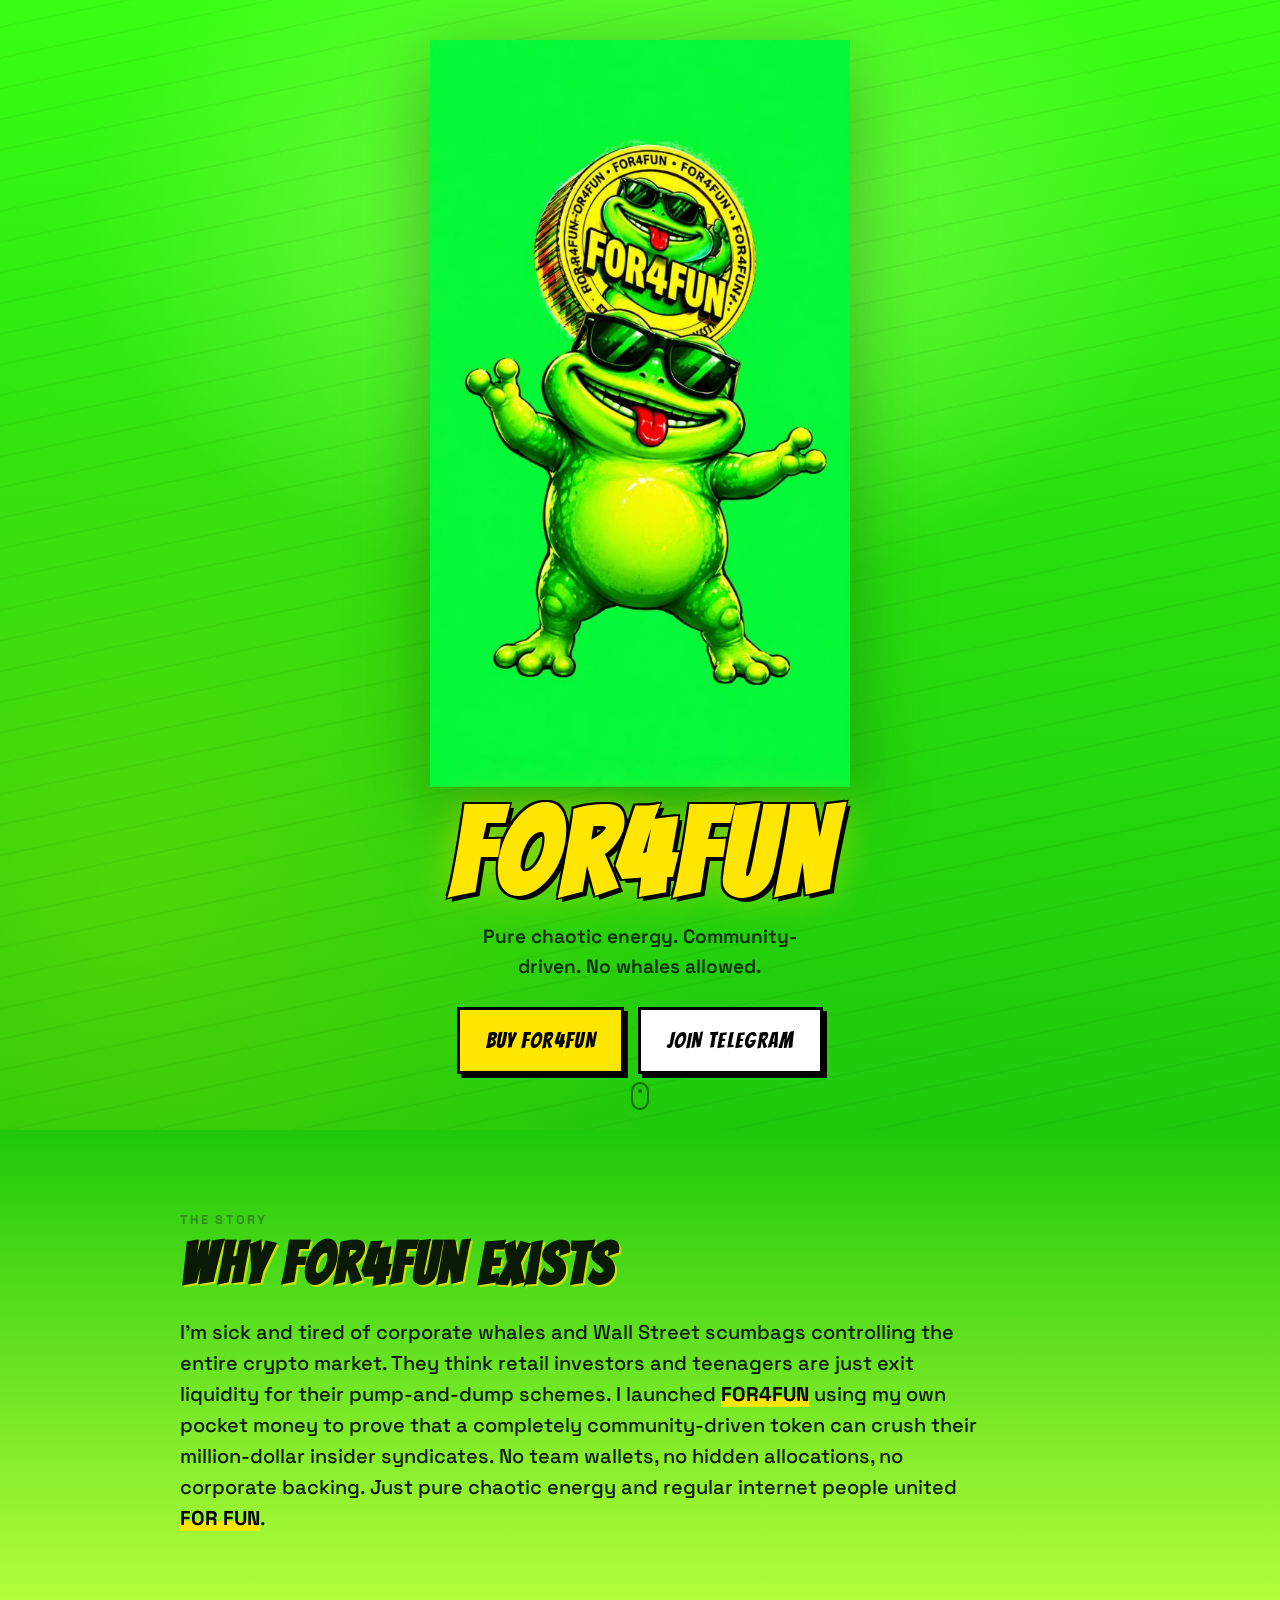
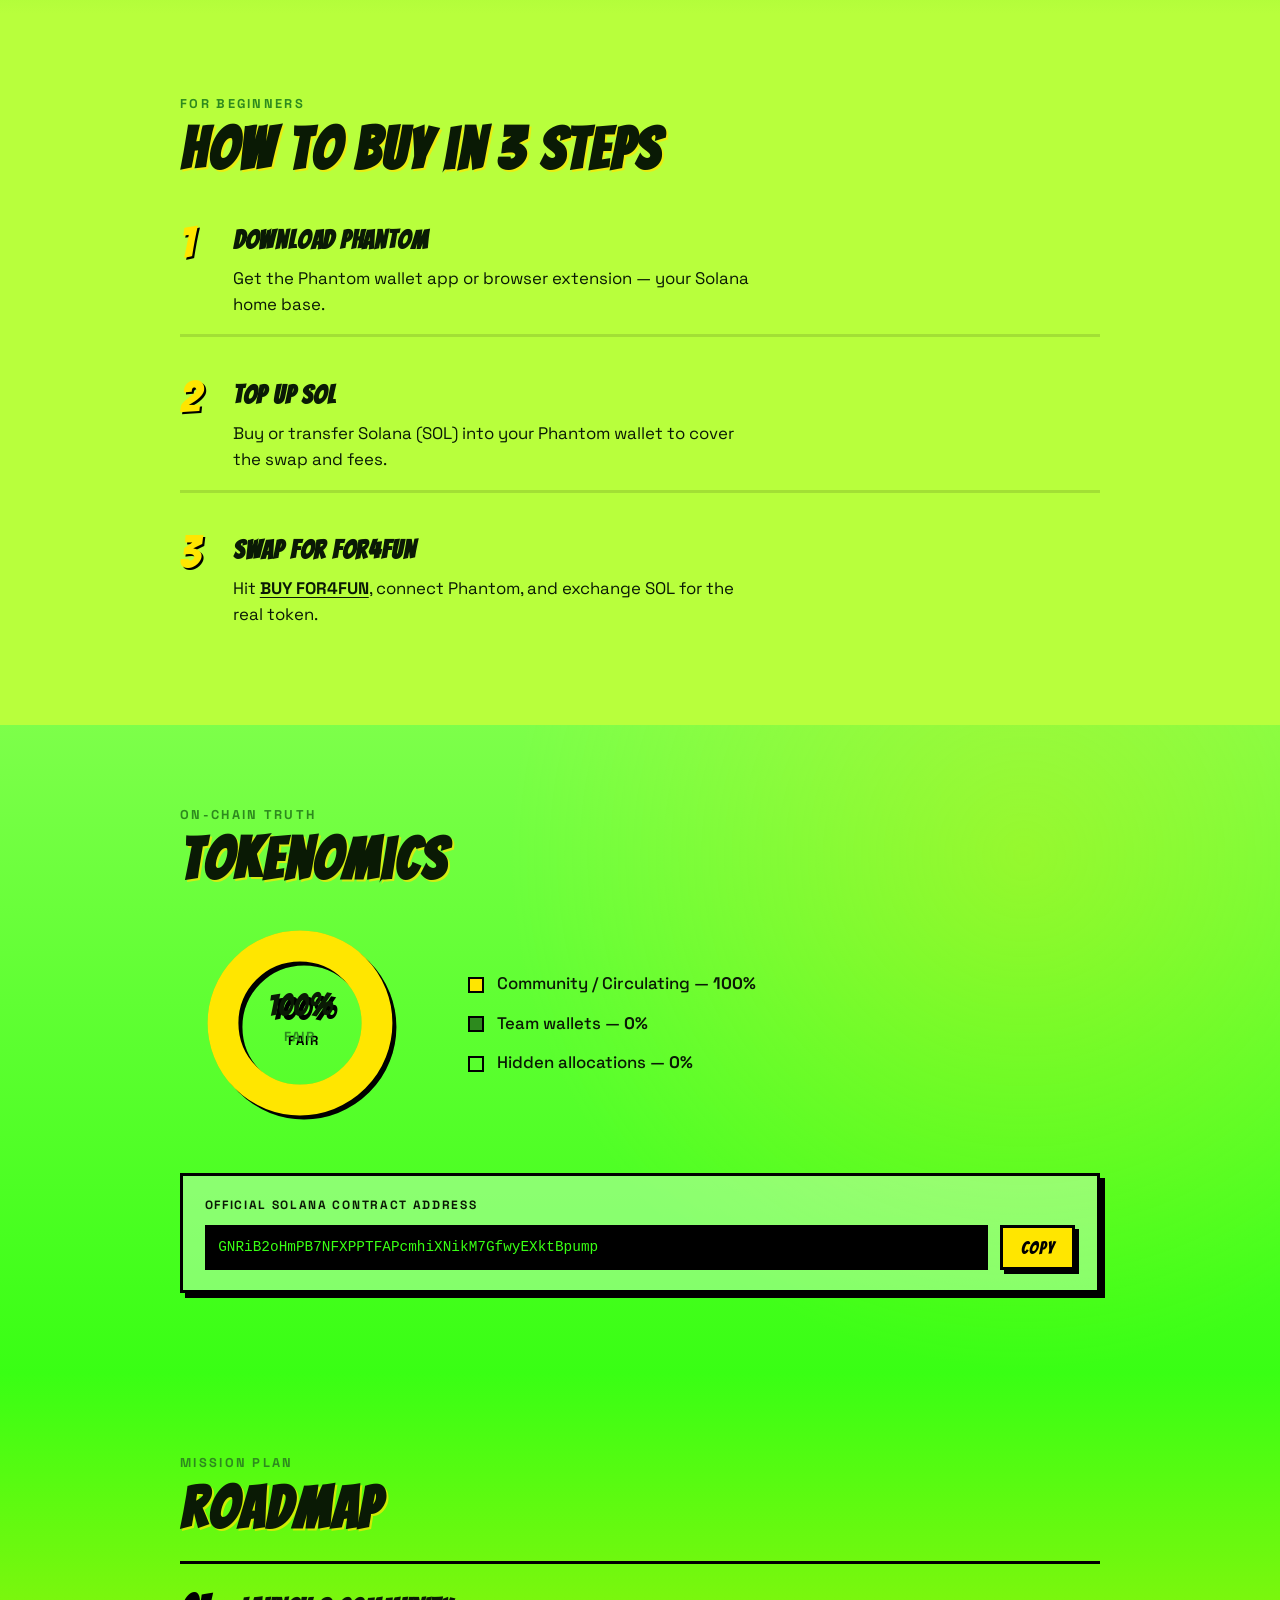
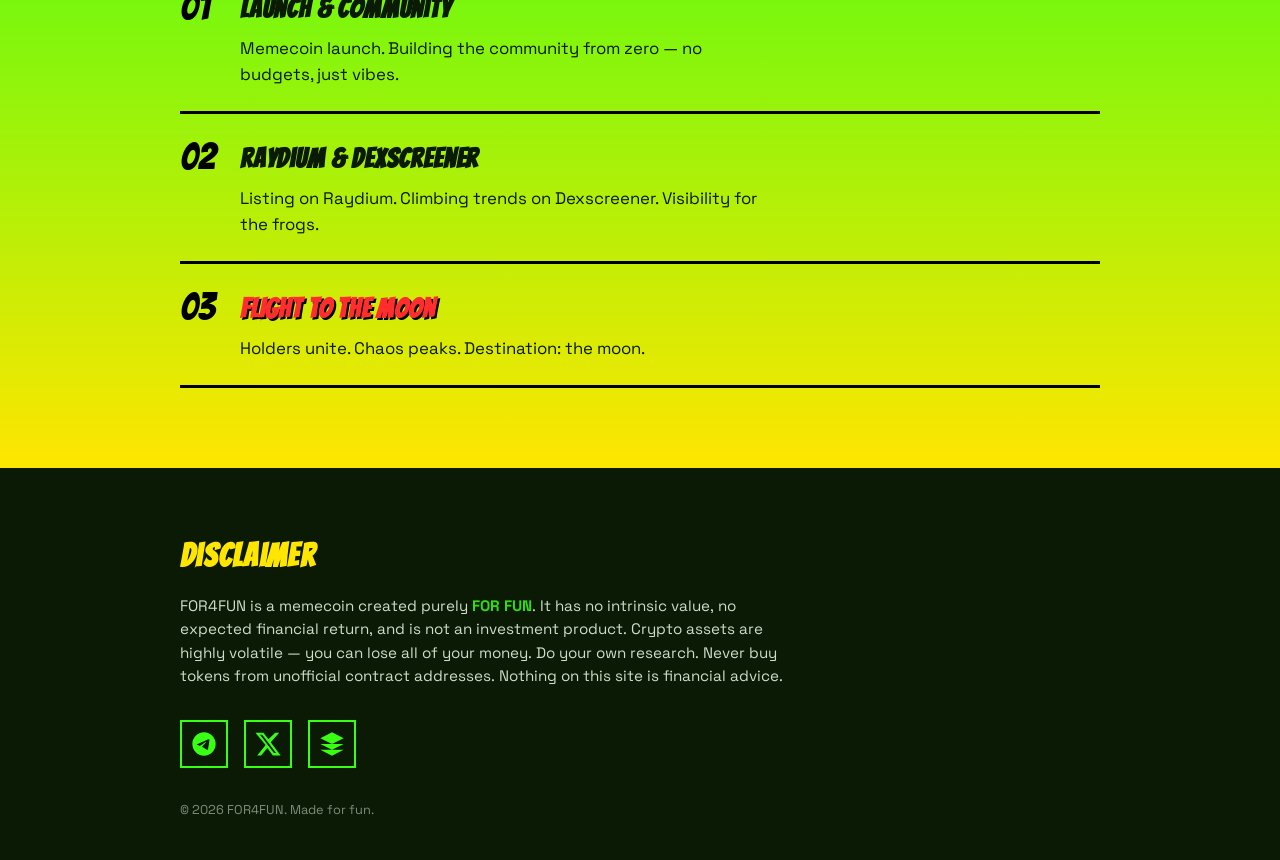
<file: index.html>
<!DOCTYPE html>
<html lang="en">
<head>
  <meta charset="UTF-8" />
  <meta name="viewport" content="width=device-width, initial-scale=1.0" />
  <title>FOR4FUN — Pure Chaotic Energy</title>
  <meta name="description" content="FOR4FUN — a completely community-driven memecoin on Solana. No team wallets. No corporate backing. Just fun." />
  <link rel="preconnect" href="https://fonts.googleapis.com" />
  <link rel="preconnect" href="https://fonts.gstatic.com" crossorigin />
  <link href="https://fonts.googleapis.com/css2?family=Bangers&family=Space+Grotesk:wght@400;500;600;700&display=swap" rel="stylesheet" />
  <link rel="stylesheet" href="styles.css" />
</head>
<body>
  <header class="hero">
    <div class="hero__glow" aria-hidden="true"></div>
    <div class="hero__content">
      <img
        class="hero__mascot"
        src="assets/mascot.png"
        alt="FOR4FUN frog mascot with sunglasses"
        width="640"
        height="640"
      />
      <h1 class="hero__brand">FOR4FUN</h1>
      <p class="hero__tagline">Pure chaotic energy. Community-driven. No whales allowed.</p>
      <div class="hero__ctas">
        <a class="btn btn--buy" href="https://pump.fun/coin/GNRiB2oHmPB7NFXPPTFAPcmhiXNikM7GfwyEXktBpump" id="buy-link" target="_blank" rel="noopener noreferrer">BUY FOR4FUN</a>
        <a class="btn btn--tg" href="https://t.me/+8u_Zr0dhm3U5OTRh" id="telegram-link" target="_blank" rel="noopener noreferrer">JOIN TELEGRAM</a>
      </div>
    </div>
    <div class="hero__scroll" aria-hidden="true">
      <span></span>
    </div>
  </header>

  <main>
    <section class="section about" id="about">
      <div class="container">
        <p class="section__eyebrow">The story</p>
        <h2 class="section__title">Why FOR4FUN exists</h2>
        <p class="about__text">
          I'm sick and tired of corporate whales and Wall Street scumbags controlling the entire crypto market.
          They think retail investors and teenagers are just exit liquidity for their pump-and-dump schemes.
          I launched <strong>FOR4FUN</strong> using my own pocket money to prove that a completely community-driven token
          can crush their million-dollar insider syndicates. No team wallets, no hidden allocations, no corporate backing.
          Just pure chaotic energy and regular internet people united <strong>FOR FUN</strong>.
        </p>
      </div>
    </section>

    <section class="section how" id="how">
      <div class="container">
        <p class="section__eyebrow">For beginners</p>
        <h2 class="section__title">How to buy in 3 steps</h2>
        <ol class="steps">
          <li class="step">
            <span class="step__num">1</span>
            <div class="step__body">
              <h3>Download Phantom</h3>
              <p>Get the Phantom wallet app or browser extension — your Solana home base.</p>
            </div>
          </li>
          <li class="step">
            <span class="step__num">2</span>
            <div class="step__body">
              <h3>Top up SOL</h3>
              <p>Buy or transfer Solana (SOL) into your Phantom wallet to cover the swap and fees.</p>
            </div>
          </li>
          <li class="step">
            <span class="step__num">3</span>
            <div class="step__body">
              <h3>Swap for FOR4FUN</h3>
              <p>Hit <a href="https://pump.fun/coin/GNRiB2oHmPB7NFXPPTFAPcmhiXNikM7GfwyEXktBpump" id="buy-link-inline" target="_blank" rel="noopener noreferrer">BUY FOR4FUN</a>, connect Phantom, and exchange SOL for the real token.</p>
            </div>
          </li>
        </ol>
      </div>
    </section>

    <section class="section tokenomics" id="tokenomics">
      <div class="container">
        <p class="section__eyebrow">On-chain truth</p>
        <h2 class="section__title">Tokenomics</h2>
        <div class="tokenomics__grid">
          <div class="chart-wrap" aria-hidden="true">
            <svg class="donut" viewBox="0 0 200 200" role="img" aria-label="Token distribution chart">
              <circle class="donut__track" cx="100" cy="100" r="70" />
              <circle class="donut__segment donut__segment--lp" cx="100" cy="100" r="70" />
              <circle class="donut__segment donut__segment--community" cx="100" cy="100" r="70" />
              <text class="donut__center-label" x="100" y="94" text-anchor="middle">100%</text>
              <text class="donut__center-sub" x="100" y="116" text-anchor="middle">FAIR</text>
            </svg>
          </div>
          <ul class="legend">
            <li><span class="swatch swatch--community"></span> Community / Circulating — <strong>100%</strong></li>
            <li><span class="swatch swatch--lp"></span> Team wallets — <strong>0%</strong></li>
            <li><span class="swatch swatch--none"></span> Hidden allocations — <strong>0%</strong></li>
          </ul>
        </div>

        <div class="ca-block">
          <p class="ca-block__label">Official Solana contract address</p>
          <div class="ca-row">
            <code class="ca-address" id="token-address">GNRiB2oHmPB7NFXPPTFAPcmhiXNikM7GfwyEXktBpump</code>
            <button type="button" class="btn btn--copy" id="copy-ca" aria-label="Copy contract address">
              COPY
            </button>
          </div>
          <p class="ca-hint" id="copy-feedback" hidden>Copied — always verify before buying.</p>
        </div>
      </div>
    </section>

    <section class="section roadmap" id="roadmap">
      <div class="container">
        <p class="section__eyebrow">Mission plan</p>
        <h2 class="section__title">Roadmap</h2>
        <ol class="roadmap__list">
          <li class="roadmap__item">
            <span class="roadmap__phase">01</span>
            <div>
              <h3>Launch &amp; community</h3>
              <p>Memecoin launch. Building the community from zero — no budgets, just vibes.</p>
            </div>
          </li>
          <li class="roadmap__item">
            <span class="roadmap__phase">02</span>
            <div>
              <h3>Raydium &amp; Dexscreener</h3>
              <p>Listing on Raydium. Climbing trends on Dexscreener. Visibility for the frogs.</p>
            </div>
          </li>
          <li class="roadmap__item roadmap__item--moon">
            <span class="roadmap__phase">03</span>
            <div>
              <h3>FLIGHT TO THE MOON</h3>
              <p>Holders unite. Chaos peaks. Destination: the moon.</p>
            </div>
          </li>
        </ol>
      </div>
    </section>
  </main>

  <footer class="footer" id="disclaimer">
    <div class="container">
      <h2 class="footer__title">Disclaimer</h2>
      <p class="footer__text">
        FOR4FUN is a memecoin created purely <strong>FOR FUN</strong>. It has no intrinsic value, no expected financial return,
        and is not an investment product. Crypto assets are highly volatile — you can lose all of your money.
        Do your own research. Never buy tokens from unofficial contract addresses. Nothing on this site is financial advice.
      </p>
      <nav class="socials" aria-label="Social links">
        <a class="social" href="https://t.me/+8u_Zr0dhm3U5OTRh" id="social-telegram" target="_blank" rel="noopener noreferrer" aria-label="Telegram">
          <svg viewBox="0 0 24 24" width="28" height="28" fill="currentColor" aria-hidden="true"><path d="M12 2C6.48 2 2 6.48 2 12s4.48 10 10 10 10-4.48 10-10S17.52 2 12 2zm4.64 6.8c-.15 1.58-.8 5.42-1.13 7.19-.14.75-.42 1-.68 1.03-.58.05-1.02-.38-1.58-.75-.88-.58-1.38-.94-2.23-1.5-.99-.65-.35-1.01.22-1.59.15-.15 2.71-2.48 2.76-2.69a.2.2 0 00-.05-.18c-.06-.05-.14-.03-.21-.02-.09.02-1.49.95-4.22 2.79-.4.27-.76.41-1.08.4-.36-.01-1.04-.2-1.55-.37-.63-.2-1.12-.31-1.08-.66.02-.18.27-.36.74-.55 2.92-1.27 4.86-2.11 5.83-2.51 2.78-1.16 3.35-1.36 3.73-1.36.08 0 .27.02.39.12.1.08.13.19.14.27-.01.06 0 .16 0 .24z"/></svg>
        </a>
        <a class="social" href="https://x.com/FOR4FUN5465" id="social-x" target="_blank" rel="noopener noreferrer" aria-label="X (Twitter)">
          <svg viewBox="0 0 24 24" width="28" height="28" fill="currentColor" aria-hidden="true"><path d="M18.244 2.25h3.308l-7.227 8.26 8.502 11.24H16.17l-4.714-6.231-5.401 6.231H2.744l7.227-8.941L1.254 2.25H8.08l4.253 5.622L18.244 2.25zm-1.161 17.52h1.833L7.084 4.126H5.117L17.083 19.77z"/></svg>
        </a>
        <a class="social" href="#" id="social-dex" target="_blank" rel="noopener noreferrer" aria-label="Dexscreener">
          <svg viewBox="0 0 24 24" width="28" height="28" fill="currentColor" aria-hidden="true"><path d="M12 2L2 7l10 5 10-5-10-5zM2 17l10 5 10-5M2 12l10 5 10-5"/></svg>
        </a>
      </nav>
      <p class="footer__copy">© <span id="year"></span> FOR4FUN. Made for fun.</p>
    </div>
  </footer>

  <script src="script.js"></script>
</body>
</html>
</file>
<file: styles.css>
:root {
  --acid: #39ff14;
  --acid-deep: #1ec90a;
  --lime: #b8ff3c;
  --yellow: #ffe600;
  --ink: #0a1a05;
  --frog: #2d8a1e;
  --red: #ff2d2d;
  --cream: #f4ffe8;
  --glow: rgba(57, 255, 20, 0.45);
  --font-display: "Bangers", system-ui, sans-serif;
  --font-body: "Space Grotesk", system-ui, sans-serif;
}

*,
*::before,
*::after {
  box-sizing: border-box;
  margin: 0;
  padding: 0;
}

html {
  scroll-behavior: smooth;
}

body {
  font-family: var(--font-body);
  color: var(--ink);
  background: var(--acid);
  line-height: 1.55;
  overflow-x: hidden;
}

img {
  max-width: 100%;
  height: auto;
  display: block;
}

a {
  color: inherit;
}

.container {
  width: min(920px, calc(100% - 2.5rem));
  margin-inline: auto;
}

/* —— Hero —— */
.hero {
  position: relative;
  min-height: 100svh;
  display: grid;
  place-items: center;
  padding: 2.5rem 1.25rem 3.5rem;
  background:
    radial-gradient(ellipse 80% 60% at 50% 20%, #7dff4a 0%, transparent 55%),
    radial-gradient(circle at 10% 80%, #ffe60033 0%, transparent 40%),
    linear-gradient(180deg, #39ff14 0%, #2ae00f 45%, #1ec90a 100%);
  overflow: hidden;
}

.hero__glow {
  position: absolute;
  inset: -20%;
  background:
    repeating-linear-gradient(
      -12deg,
      transparent,
      transparent 28px,
      rgba(0, 0, 0, 0.035) 28px,
      rgba(0, 0, 0, 0.035) 30px
    );
  pointer-events: none;
  animation: drift 28s linear infinite;
}

@keyframes drift {
  from { transform: translateY(0); }
  to { transform: translateY(60px); }
}

.hero__content {
  position: relative;
  z-index: 1;
  display: flex;
  flex-direction: column;
  align-items: center;
  text-align: center;
  gap: 0.85rem;
  max-width: 720px;
}

.hero__mascot {
  width: min(420px, 78vw);
  filter: drop-shadow(0 18px 40px rgba(0, 40, 0, 0.35));
  animation: float 4.5s ease-in-out infinite;
}

@keyframes float {
  0%, 100% { transform: translateY(0); }
  50% { transform: translateY(-14px); }
}

.hero__brand {
  font-family: var(--font-display);
  font-size: clamp(4.2rem, 16vw, 7.5rem);
  letter-spacing: 0.04em;
  line-height: 0.9;
  color: var(--yellow);
  text-shadow:
    4px 4px 0 #000,
    -2px -2px 0 #000,
    2px -2px 0 #000,
    -2px 2px 0 #000,
    0 0 40px rgba(255, 230, 0, 0.55);
  animation: pop-in 0.7s cubic-bezier(0.22, 1, 0.36, 1) both;
}

@keyframes pop-in {
  from {
    opacity: 0;
    transform: scale(0.85) translateY(20px);
  }
  to {
    opacity: 1;
    transform: scale(1) translateY(0);
  }
}

.hero__tagline {
  font-size: clamp(1rem, 2.5vw, 1.2rem);
  font-weight: 600;
  max-width: 28ch;
  color: var(--ink);
  opacity: 0.9;
}

.hero__ctas {
  display: flex;
  flex-wrap: wrap;
  justify-content: center;
  gap: 0.85rem;
  margin-top: 0.75rem;
}

.btn {
  display: inline-flex;
  align-items: center;
  justify-content: center;
  font-family: var(--font-display);
  font-size: 1.35rem;
  letter-spacing: 0.06em;
  text-decoration: none;
  padding: 0.85rem 1.6rem;
  border: 3px solid #000;
  color: #000;
  cursor: pointer;
  transition: transform 0.15s ease, box-shadow 0.15s ease, background 0.15s ease;
  box-shadow: 4px 4px 0 #000;
}

.btn:hover {
  transform: translate(-2px, -2px);
  box-shadow: 6px 6px 0 #000;
}

.btn:active {
  transform: translate(2px, 2px);
  box-shadow: 2px 2px 0 #000;
}

.btn--buy {
  background: var(--yellow);
}

.btn--tg {
  background: #fff;
}

.btn--copy {
  background: var(--yellow);
  font-size: 1.1rem;
  padding: 0.65rem 1.1rem;
  flex-shrink: 0;
}

.hero__scroll {
  position: absolute;
  bottom: 1.25rem;
  left: 50%;
  transform: translateX(-50%);
  z-index: 1;
}

.hero__scroll span {
  display: block;
  width: 18px;
  height: 28px;
  border: 2px solid var(--ink);
  border-radius: 10px;
  position: relative;
  opacity: 0.55;
}

.hero__scroll span::after {
  content: "";
  position: absolute;
  top: 5px;
  left: 50%;
  width: 4px;
  height: 4px;
  margin-left: -2px;
  background: var(--ink);
  border-radius: 50%;
  animation: scroll-dot 1.6s ease-in-out infinite;
}

@keyframes scroll-dot {
  0% { opacity: 1; transform: translateY(0); }
  100% { opacity: 0; transform: translateY(10px); }
}

/* —— Sections —— */
.section {
  padding: 5rem 0;
  position: relative;
}

.section__eyebrow {
  font-size: 0.8rem;
  font-weight: 700;
  letter-spacing: 0.18em;
  text-transform: uppercase;
  color: var(--frog);
  margin-bottom: 0.4rem;
}

.section__title {
  font-family: var(--font-display);
  font-size: clamp(2.4rem, 7vw, 3.6rem);
  letter-spacing: 0.03em;
  line-height: 1;
  margin-bottom: 1.5rem;
  color: var(--ink);
  text-shadow: 2px 2px 0 rgba(255, 230, 0, 0.7);
}

.about {
  background:
    linear-gradient(180deg, #1ec90a 0%, #b8ff3c 100%);
}

.about__text {
  font-size: clamp(1.05rem, 2.2vw, 1.25rem);
  font-weight: 500;
  max-width: 62ch;
}

.about__text strong {
  color: #000;
  background: linear-gradient(transparent 60%, var(--yellow) 60%);
}

.how {
  background: var(--lime);
}

.steps {
  list-style: none;
  display: grid;
  gap: 1.25rem;
  counter-reset: none;
}

.step {
  display: grid;
  grid-template-columns: auto 1fr;
  gap: 1.1rem;
  align-items: start;
  padding: 1.1rem 0;
  border-bottom: 3px solid rgba(0, 0, 0, 0.12);
}

.step:last-child {
  border-bottom: none;
}

.step__num {
  font-family: var(--font-display);
  font-size: 2.8rem;
  line-height: 1;
  color: var(--yellow);
  text-shadow: 2px 2px 0 #000;
  min-width: 2.2rem;
}

.step__body h3 {
  font-family: var(--font-display);
  font-size: 1.65rem;
  letter-spacing: 0.03em;
  margin-bottom: 0.25rem;
}

.step__body p {
  font-size: 1.05rem;
  max-width: 48ch;
}

.step__body a {
  font-weight: 700;
  text-decoration: underline;
  text-underline-offset: 3px;
}

/* —— Tokenomics —— */
.tokenomics {
  background:
    radial-gradient(circle at 80% 20%, #ffe60044 0%, transparent 45%),
    linear-gradient(180deg, #7dff4a 0%, #39ff14 100%);
}

.tokenomics__grid {
  display: grid;
  grid-template-columns: 1fr;
  gap: 2rem;
  align-items: center;
  margin-bottom: 2.5rem;
}

@media (min-width: 700px) {
  .tokenomics__grid {
    grid-template-columns: 240px 1fr;
    gap: 3rem;
  }
}

.chart-wrap {
  display: flex;
  justify-content: center;
}

.donut {
  width: min(220px, 70vw);
  height: auto;
  filter: drop-shadow(4px 4px 0 #000);
  animation: spin-in 1s ease both;
}

@keyframes spin-in {
  from { transform: rotate(-90deg) scale(0.8); opacity: 0; }
  to { transform: rotate(0) scale(1); opacity: 1; }
}

.donut__track {
  fill: none;
  stroke: rgba(0, 0, 0, 0.12);
  stroke-width: 28;
}

.donut__segment {
  fill: none;
  stroke-width: 28;
  stroke-linecap: butt;
  transform: rotate(-90deg);
  transform-origin: 100px 100px;
}

.donut__segment--community {
  stroke: var(--yellow);
  stroke-dasharray: 440 440;
}

.donut__segment--lp {
  stroke: var(--frog);
  stroke-dasharray: 0 440;
}

.donut__center-label {
  font-family: var(--font-display);
  font-size: 28px;
  fill: var(--ink);
}

.donut__center-sub {
  font-family: var(--font-body);
  font-size: 12px;
  font-weight: 700;
  letter-spacing: 0.15em;
  fill: var(--frog);
}

.legend {
  list-style: none;
  display: grid;
  gap: 0.85rem;
  font-size: 1.05rem;
  font-weight: 500;
}

.swatch {
  display: inline-block;
  width: 1rem;
  height: 1rem;
  border: 2px solid #000;
  margin-right: 0.55rem;
  vertical-align: middle;
}

.swatch--community { background: var(--yellow); }
.swatch--lp { background: var(--frog); }
.swatch--none { background: transparent; }

.ca-block {
  border: 3px solid #000;
  background: rgba(255, 255, 255, 0.35);
  padding: 1.25rem 1.35rem;
  box-shadow: 5px 5px 0 #000;
}

.ca-block__label {
  font-size: 0.75rem;
  font-weight: 700;
  letter-spacing: 0.14em;
  text-transform: uppercase;
  margin-bottom: 0.65rem;
}

.ca-row {
  display: flex;
  flex-wrap: wrap;
  gap: 0.75rem;
  align-items: center;
}

.ca-address {
  font-family: ui-monospace, "SF Mono", Menlo, monospace;
  font-size: clamp(0.7rem, 2.5vw, 0.9rem);
  word-break: break-all;
  flex: 1;
  min-width: 0;
  background: #000;
  color: var(--acid);
  padding: 0.7rem 0.85rem;
}

.ca-hint {
  margin-top: 0.65rem;
  font-size: 0.9rem;
  font-weight: 600;
  color: var(--frog);
}

/* —— Roadmap —— */
.roadmap {
  background: linear-gradient(180deg, #39ff14 0%, #ffe600 100%);
}

.roadmap__list {
  list-style: none;
  display: grid;
  gap: 0;
}

.roadmap__item {
  display: grid;
  grid-template-columns: auto 1fr;
  gap: 1.25rem;
  padding: 1.5rem 0;
  border-top: 3px solid #000;
  align-items: start;
}

.roadmap__item:last-child {
  border-bottom: 3px solid #000;
}

.roadmap__phase {
  font-family: var(--font-display);
  font-size: 2.4rem;
  line-height: 1;
  color: #000;
  min-width: 2.5rem;
}

.roadmap__item h3 {
  font-family: var(--font-display);
  font-size: 1.7rem;
  letter-spacing: 0.03em;
  margin-bottom: 0.3rem;
}

.roadmap__item--moon h3 {
  color: var(--red);
  text-shadow: 2px 2px 0 #000;
}

.roadmap__item p {
  font-size: 1.05rem;
  max-width: 48ch;
}

/* —— Footer —— */
.footer {
  background: var(--ink);
  color: var(--cream);
  padding: 4rem 0 2.5rem;
}

.footer__title {
  font-family: var(--font-display);
  font-size: 2rem;
  letter-spacing: 0.04em;
  color: var(--yellow);
  margin-bottom: 0.75rem;
}

.footer__text {
  font-size: 0.95rem;
  opacity: 0.85;
  max-width: 62ch;
  margin-bottom: 2rem;
}

.footer__text strong {
  color: var(--acid);
}

.socials {
  display: flex;
  gap: 1rem;
  margin-bottom: 2rem;
}

.social {
  display: grid;
  place-items: center;
  width: 48px;
  height: 48px;
  border: 2px solid var(--acid);
  color: var(--acid);
  transition: background 0.15s ease, color 0.15s ease, transform 0.15s ease;
}

.social:hover {
  background: var(--acid);
  color: var(--ink);
  transform: translateY(-3px);
}

.footer__copy {
  font-size: 0.8rem;
  opacity: 0.5;
}

@media (max-width: 480px) {
  .hero__ctas {
    flex-direction: column;
    width: 100%;
  }

  .btn {
    width: 100%;
  }

  .ca-row {
    flex-direction: column;
    align-items: stretch;
  }
}
</file>
